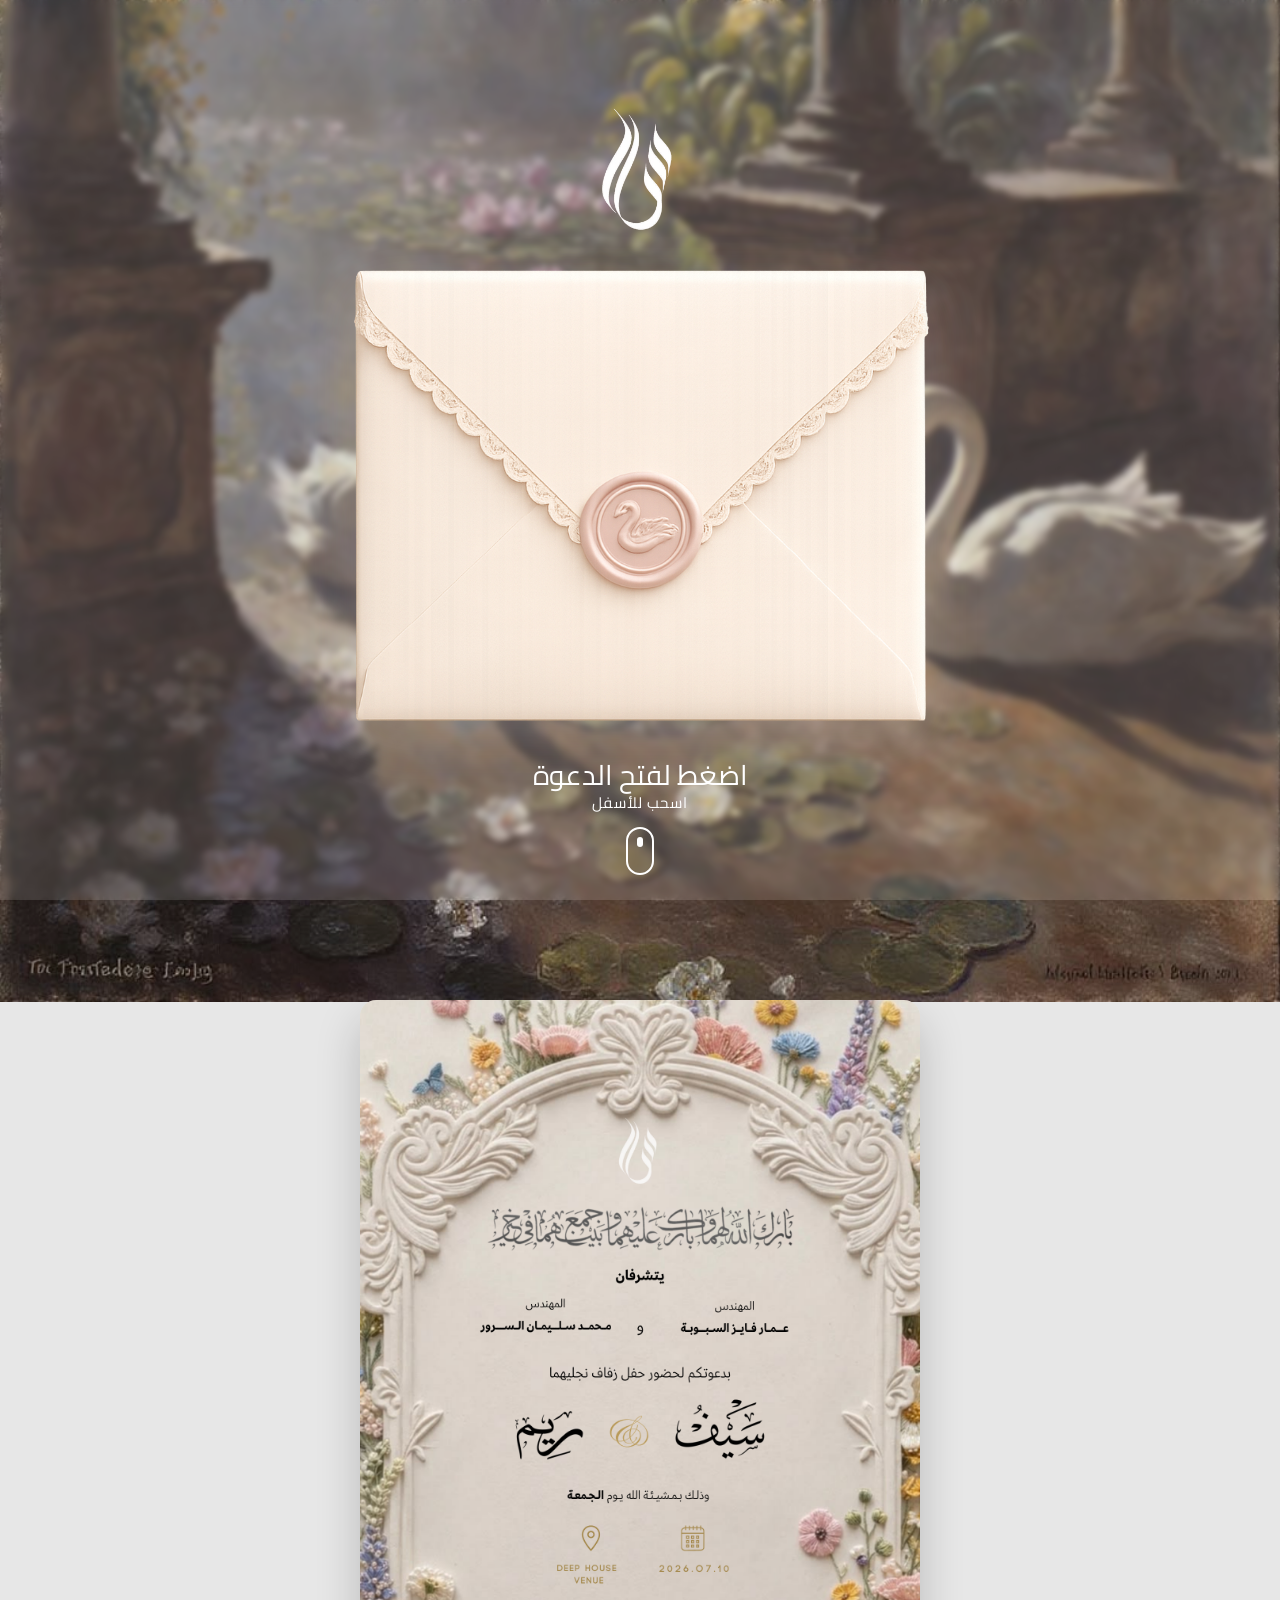
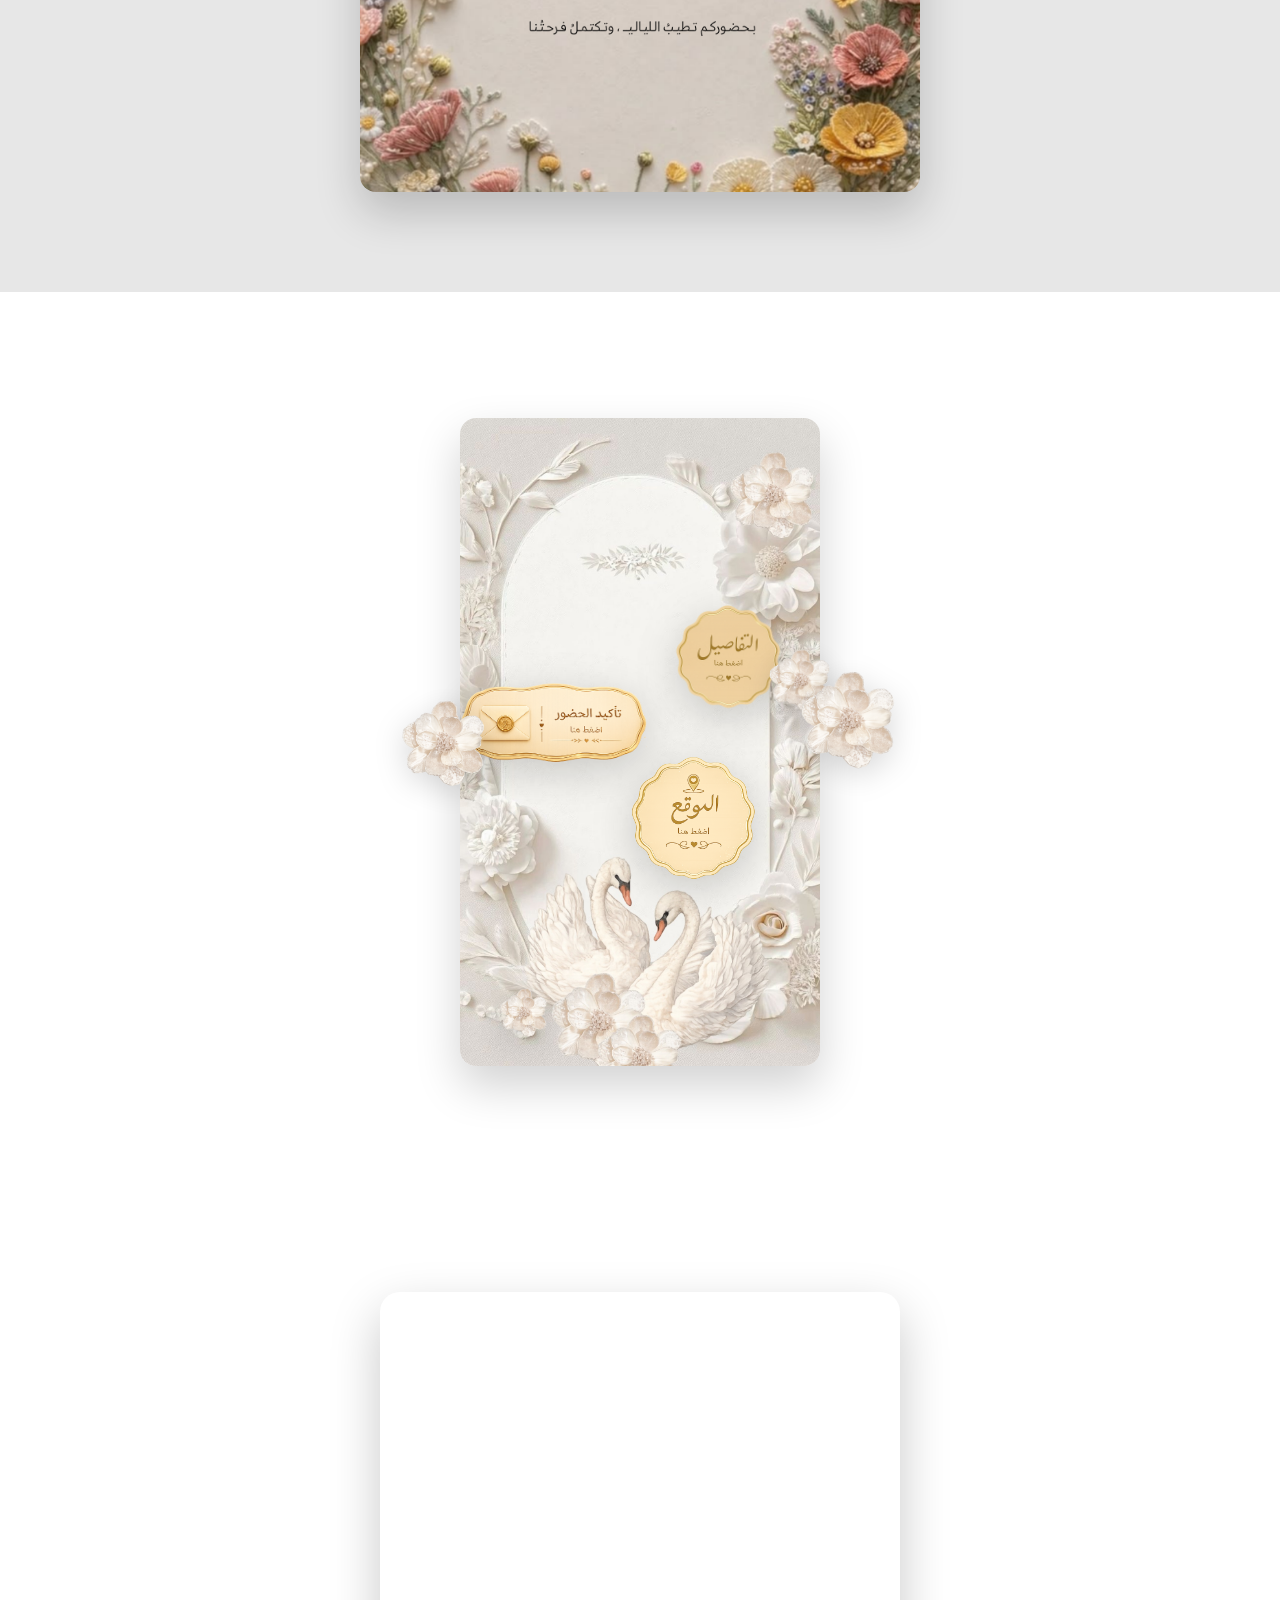
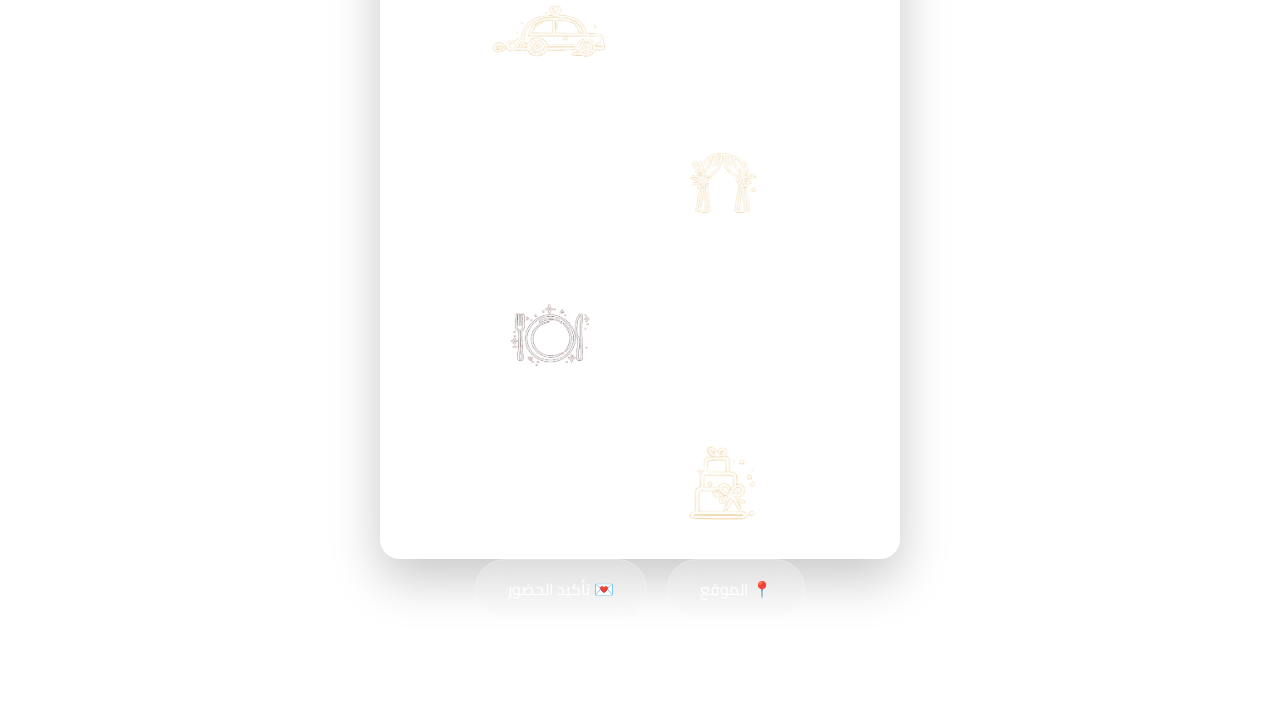
<file: index.html>
<!DOCTYPE html>
<html lang="ar" dir="rtl">

<head>
    <meta charset="UTF-8">
    <meta name="viewport" content="width=device-width, initial-scale=1.0">

    <title>دعوة الزفاف</title>

    <link rel="stylesheet" href="style.css">

    <!-- Google Font -->
    <link rel="preconnect" href="https://fonts.googleapis.com">
    <link rel="preconnect" href="https://fonts.gstatic.com" crossorigin>

    <link href="https://fonts.googleapis.com/css2?family=Cairo:wght@300;400;600&display=swap" rel="stylesheet">
</head>
<div class="petals"></div>
<body>

    <!-- الخلفية -->
    <div class="overlay"></div>

    <!-- ========================= -->
    <!-- السكشن الأول -->
    <!-- ========================= -->

    <section id="intro">

       <div class="container">

    <img src="assets/images/logo.png"
         class="main-logo"
         alt="Logo">

    <img src="assets/images/envelope-closed.png"
         id="envelope"
         class="envelope">

    <p class="open-text">
        اضغط لفتح الدعوة
    </p>

</div>

    </section>


    <!-- ========================= -->
    <!-- السكشن الثاني -->
    <!-- ========================= -->

  <section id="music-section">

    <img src="assets/images/flower.png"
         class="flower flower-left"
         alt="">

    <img src="assets/images/flower.png"
         class="flower flower-right"
         alt="">

    <div class="music-envelope">

        <!-- الظرف مع الكرت -->
        <img src="assets/images/envelope-card.png"
             class="music-envelope-img"
             alt="">

        <!-- السي دي -->
        <div class="cd-wrapper">

    <!-- صورة الموسيقى -->
    <img src="assets/images/music.png"
         class="music-icon"
         alt="">

    <!-- القرص -->
    <img src="assets/images/cd.png"
         id="cd"
         alt="">

    <!-- زر التشغيل -->
    <img src="assets/images/play.png"
         class="play-icon"
         alt="">

</div>
            <span class="cd-text">
                
            </span>

        </div>

    </div>

    <audio id="music">
        <source src="assets/audio/music.mp3" type="audio/mp3">
    </audio>

</section>

    <!-- ========================= -->
    <!-- السكشن الثالث -->
    <!-- ========================= -->

   <section id="card-section">

    <div class="card-container">

        <img
            src="assets/images/card.png"
            class="card-image"
            alt="Invitation Card">

    </div>

</section>


<section id="details-section">

    <div class="details-container">

        <!-- الكرت -->
        <img src="assets/images/details-card.jpeg"
             class="details-card"
             alt="">

        <!-- ستكر التفاصيل -->
        <a href="#wedding-details" class="details-link">

            <img src="assets/images/details.png"
                 class="details-sticker"
                 alt="">

        </a>

        <!-- ستكر تأكيد الحضور -->
        <a href="https://docs.google.com/forms/d/e/1FAIpQLScKyUX1yhwun6GuuKNPkGCBetxqHu31m4FZAYQsaZNFjkMWgA/viewform?usp=header"
           class="confirm-link"
           target="_blank">

            <img src="assets/images/confirm-sticker.png"
                 class="confirm-sticker"
                 alt="تأكيد الحضور">

        </a>

        <!-- ستكر الموقع -->
        <a href="https://maps.app.goo.gl/hajBgwSjTfjxA7Ft5"
           class="location-link"
           target="_blank">

            <img src="assets/images/location.png"
                 class="location-sticker"
                 alt="الموقع">

        </a>

        <!-- الزهور -->
        <img src="assets/images/flower.png" class="d-flower flower-1" alt="">
        <img src="assets/images/flower.png" class="d-flower flower-2" alt="">
        <img src="assets/images/flower.png" class="d-flower flower-3" alt="">
        <img src="assets/images/flower.png" class="d-flower flower-4" alt="">

    </div>

</section>
<!-- ========================= -->
<!-- سكشن التفاصيل -->
<!-- ========================= -->

<section id="wedding-details">

    <img src="assets/images/details-all-01.png"
         class="details-full-image"
         alt="تفاصيل الحفل">

    <div class="details-buttons">

        <a href="https://maps.app.goo.gl/hajBgwSjTfjxA7Ft5"
           target="_blank"
           class="details-btn">

            📍 الموقع

        </a>

        <a href="https://docs.google.com/forms/d/e/1FAIpQLScKyUX1yhwun6GuuKNPkGCBetxqHu31m4FZAYQsaZNFjkMWgA/viewform?usp=header"
           target="_blank"
           class="details-btn">

            💌 تأكيد الحضور

        </a>

    </div>

</section>
<div class="scroll-down">

    <span>اسحب للأسفل</span>

    <div class="mouse">
        <div class="wheel"></div>
    </div>

</div>
<script src="script.js"></script>


</body>
</html>
</file>
<file: style.css>
/*==================================================
GENERAL
==================================================*/

*{
    margin:0;
    padding:0;
    box-sizing:border-box;
}

html{

    scroll-behavior:smooth;

}

body{

    font-family:"Cairo",sans-serif;

    margin:0;
    padding:0;

    overflow-x:hidden;

    color:white;

    background:url("assets/images/background.jpeg") center center / cover no-repeat fixed;

}

/*==================================================
BACKGROUND
==================================================*/

.overlay{

    position:fixed;

    inset:0;

    background:rgba(255,255,255,.12);

    backdrop-filter:blur(3px);

    z-index:-1;

}



/*==================================================
/*==================================================
COMMON
==================================================*/

section{

    min-height:100vh;

    display:flex;

    justify-content:center;

    align-items:center;

    position:relative;

    padding:60px 20px;

    background:transparent;

}

/*==================================================
INTRO
==================================================*/

#intro{

    text-align:center;

}

.container{

    display:flex;

    flex-direction:column;

    align-items:center;

    gap:8px;

}

.main-logo{

    width:110px;

    margin-bottom:5px;

    animation:float 3s ease-in-out infinite;

}

.envelope{

    width:min(620px,90vw);

    cursor:pointer;

    filter:drop-shadow(0 18px 30px rgba(255,255,255,.18));

    animation:float 3s ease-in-out infinite;

}

.open-text{

    margin-top:-10px;

    font-size:28px;

    color:white;

    animation:glow 2s infinite;

}

/*==================================================
MUSIC SECTION
==================================================*/

#music-section{

    display:none;

}

#music-section.show{

    display:flex;

}

.music-envelope{

    position:relative;

    width:min(500px,90vw);

    margin-top:30px;

}

.music-envelope-img{

    width:100%;

    display:block;

    filter:drop-shadow(0 18px 35px rgba(0,0,0,.18));

    animation:float 3s ease-in-out infinite;

}

/* CD */

.cd-wrapper{

    position:absolute;

    top:90px;

    right:60px;

    width:110px;

    height:110px;

    z-index:5;

}

#cd{

    width:100%;

    cursor:pointer;

    transition:.3s;

}

#cd:hover{

    transform:scale(1.05);

}

.play-icon{

    position:absolute;

    width:34px;

    left:50%;

    top:50%;

    transform:translate(-50%,-50%);

    pointer-events:none;

}

/* Logo Music */

.music-icon{

    position:absolute;

    width:75px;

    top:18px;

    left:78px;

    z-index:10;

    pointer-events:none;

    animation:musicFloat 2.5s ease-in-out infinite;

}

/* Flowers */

.flower{

    position:absolute;

    width:100px;

    opacity:.88;

}

.flower-left{

    top:25px;

    left:30px;

}

.flower-right{

    bottom:25px;

    right:30px;

    transform:rotate(180deg);

}

/*==================================================
ANIMATIONS
==================================================*/

@keyframes float{

    0%{

        transform:translateY(0);

    }

    50%{

        transform:translateY(-10px);

    }

    100%{

        transform:translateY(0);

    }

}

@keyframes glow{

    0%,100%{

        opacity:1;

    }

    50%{

        opacity:.45;

    }

}

.spin{

    animation:spin 3s linear infinite;

}

@keyframes spin{

    from{

        transform:rotate(0deg);

    }

    to{

        transform:rotate(360deg);

    }

}
/*==================================================
CARD SECTION
==================================================*/

#card-section{

    display:flex;

    justify-content:center;

    align-items:center;

    padding:100px 20px;

}

.card-container{

    width:100%;

    display:flex;

    justify-content:center;

    align-items:center;

}

.card-image{

    width:min(560px,92vw);

    border-radius:16px;

    box-shadow:0 20px 45px rgba(0,0,0,.20);

    opacity:0;

    transform:translateY(70px);

    transition:1s ease;

}

.card-image.show{

    opacity:1;

    transform:translateY(0);

}

.card-image:hover{

    transform:translateY(0) scale(1.02);

}


/*==================================================
CARD & COUNTDOWN BACKGROUND
==================================================*/

#card-section,
#countdown-section{

    position:relative;


}

#card-section::before,
#countdown-section::before{

    content:"";

    position:absolute;

    inset:0;

    background:rgba(20,20,20,.10);

    pointer-events:none;

}

#card-section>*,
#countdown-section>*{

    position:relative;

    z-index:2;

}


/*==================================================
COUNTDOWN
==================================================*/

#countdown-section{
   

    text-align:center;

    padding:80px 20px;

}

.countdown-wrapper{

    width:100%;

}

.count-title{

    font-size:clamp(28px,4vw,42px);

    color:white;

    font-weight:400;

    margin-bottom:55px;

    letter-spacing:2px;

}

.countdown{

    display:flex;

    justify-content:center;

    align-items:center;

    flex-wrap:wrap;

    gap:18px;

    direction:ltr;

}

.time-box{

    min-width:95px;

    text-align:center;

}

.time-box span{

    display:block;

    font-size:clamp(42px,7vw,72px);

    font-weight:700;

    color:white;

    text-shadow:0 5px 15px rgba(0,0,0,.25);

}

.time-box small{

    display:block;

    margin-top:10px;

    color:white;

    font-size:17px;

}

.separator{

    font-size:45px;

    color:white;

    margin-top:-20px;

}


/*==================================================
RESPONSIVE
==================================================*/

@media(max-width:768px){

.card-image{

    width:95vw;

}

.count-title{

    font-size:28px;

}

.countdown{

    gap:12px;

}

.time-box{

    min-width:60px;

}

.time-box span{

    font-size:35px;

}

.time-box small{

    font-size:14px;

}

.separator{

    font-size:30px;

    margin-top:-10px;

}

}
/*==================================================
LAST CARD SECTION
==================================================*/

#details-section{
   

    display:flex;

    justify-content:center;

    align-items:center;

    padding:100px 20px;

}

.details-container{

    position:relative;

    width:min(360px,92vw);

}

.details-card{

    width:100%;

    display:block;

    border-radius:16px;

    box-shadow:0 20px 45px rgba(0,0,0,.18);

}


/*==================================================
DETAILS STICKER
==================================================*/

.details-link{

    position:absolute;

    top:28%;

    right:8%;

}

.details-sticker{

    width:38%;

    display:block;

    transition:.35s;

    filter:drop-shadow(0 10px 20px rgba(0,0,0,.18));

}

.details-link:hover .details-sticker{

    transform:rotate(8deg) scale(1.08);

}


/*==================================================
CONFIRM STICKER
==================================================*/

.confirm-link{

    position:absolute;

    top:39%;
    right:48%;

}

.confirm-sticker{

    width:clamp(140px, 30vw, 190px);

    display:block;

    transition:.35s ease;

    filter:drop-shadow(0 10px 20px rgba(0,0,0,.18));

}

.confirm-link:hover .confirm-sticker{

    transform:rotate(-6deg) scale(1.08);

    filter:drop-shadow(0 14px 28px rgba(0,0,0,.25));

}

/*==================================================
LOCATION STICKER
==================================================*/

.location-link{

    position:absolute;

    top:51%;
    right:15%;

}

.location-sticker{

    width:clamp(110px, 28vw, 145px);

    display:block;

    transition:.35s ease;

    filter:drop-shadow(0 10px 20px rgba(0,0,0,.18));

}

.location-link:hover .location-sticker{

    transform:scale(1.08);

    filter:drop-shadow(0 14px 28px rgba(0,0,0,.25));

}


/*==================================================
FLOWERS
==================================================*/

.d-flower{

    position:absolute;

    pointer-events:none;

    filter:drop-shadow(0 8px 15px rgba(0,0,0,.15));

}

.flower-1{

    width:110px;

    top:33%;

    right:-10%;

}

.flower-2{

    width:170px;

    top:35%;

    right:-32%;

}

.flower-3{

    width:150px;

    top:40%;

    left:-25%;

}

.flower-4{

    width:85px;

    top:86%;

    left:6%;

}


/*==================================================
wedding-details
==================================================*/
#wedding-details{

    min-height:100vh;

    display:flex;

    flex-direction:column;

    justify-content:center;

    align-items:center;

    padding:100px 20px;

}

.details-full-image{

    width:min(520px,95vw);

    display:block;

    border-radius:18px;

    box-shadow:0 20px 45px rgba(0,0,0,.18);

    animation:fadeUp 1s ease;

}


/*==================================================
ANIMATION
==================================================*/

@keyframes fadeUp{

    from{

        opacity:0;

        transform:translateY(40px);

    }

    to{

        opacity:1;

        transform:translateY(0);

    }

}


/*==================================================
MOBILE
==================================================*/

@media(max-width:768px){

.details-container{

    width:95vw;

}

.details-sticker{

    width:46%;

}

.confirm-sticker{

    width:88%;

}

.location-sticker{

    width:48%;

}

.flower-1{

    width:85px;

}

.flower-2{

    width:120px;

}

.flower-3{

    width:110px;

}

.flower-4{

    width:65px;

}

.details-full-image{

    width:96vw;

}

}
/*==================================================
LOCATION PAGE
==================================================*/

#location{

    min-height:100vh;

    display:flex;

    justify-content:center;

    align-items:center;

    padding:80px 20px;

}

.location-container{

    width:min(700px,95vw);

    text-align:center;

}

.location-image{

    width:min(430px,100%);

    border-radius:22px;

    box-shadow:0 18px 35px rgba(0,0,0,.18);

    margin-bottom:25px;

}

.location-name{

    color:#ffffff;

    font-size:clamp(24px,4vw,34px);

    margin-bottom:12px;

    font-weight:700;

}

.location-address{

    color:#F4E6C8;

    font-size:clamp(18px,3vw,22px);

    margin-bottom:35px;

}

.location-btn{

    display:inline-block;

    text-decoration:none;

    background:#C89E4F;

    color:white;

    padding:15px 40px;

    border-radius:40px;

    font-size:20px;

    transition:.35s;

}

.location-btn:hover{

    background:#B48735;

    transform:translateY(-4px);

}


/*==================================================
BUTTONS
==================================================*/

.back-btn,
.next-btn{

    display:inline-flex;

    justify-content:center;

    align-items:center;

    padding:14px 32px;

    border-radius:40px;

    background:#C89E4F;

    color:white;

    text-decoration:none;

    font-size:20px;

    transition:.3s;

}

.back-btn{

    position:fixed;

    top:25px;

    left:25px;

    z-index:999;

}

.back-btn:hover,
.next-btn:hover{

    background:#B48735;

    transform:translateY(-3px);

}

.details-footer{

    margin-top:60px;

    display:flex;

    justify-content:center;

}


/*==================================================
GENERAL HOVER
==================================================*/

img{

    user-select:none;

    -webkit-user-drag:none;

}

a{

    transition:.3s;

}

a:hover{

    opacity:.98;

}


/*==================================================
TABLET
==================================================*/

@media (max-width:992px){

.main-logo{

    width:95px;

}

.envelope{

    width:82vw;

}

.music-envelope{

    width:75vw;

}

.card-image{

    width:78vw;

}

.details-container{

    width:340px;

}

}


/*==================================================
MOBILE
==================================================*/

@media (max-width:768px){

section{

    padding:60px 15px;

}

.main-logo{

    width:85px;

}

.envelope{

    width:92vw;

}

.music-envelope{

    width:90vw;

}

.cd-wrapper{

    width:90px;

    height:90px;

}

.card-image{

    width:94vw;

}

.count-title{

    font-size:28px;

}

.details-container{

    width:94vw;

}

.details-full-image{

    width:95vw;

}

.location-image{

    width:100%;

}

.back-btn{

    left:15px;

    top:15px;

    font-size:17px;

    padding:12px 20px;

}

}


/*==================================================
SMALL PHONES
==================================================*/

@media (max-width:480px){

.open-text{

    font-size:20px;

}

.time-box span{

    font-size:34px;

}

.separator{

    font-size:26px;

}

.location-btn,
.next-btn,
.back-btn{

    font-size:16px;

    padding:12px 20px;

}

}
/*========================================
DETAILS PAGE
========================================*/

#details-page{

    min-height:100vh;

    display:flex;

    flex-direction:column;

    justify-content:center;

    align-items:center;

    padding:90px 20px 60px;

    position:relative;

}

/* صورة التفاصيل */

.details-full-image{

    width:min(460px,95vw);

    border-radius:22px;

    box-shadow:0 20px 45px rgba(0,0,0,.18);

}

/* زر الرجوع */

.back-glass{

    position:fixed;

    top:25px;

    left:25px;

    padding:12px 24px;

    border-radius:18px;

    text-decoration:none;

    color:white;

    font-size:18px;

    backdrop-filter:blur(18px);

    background:rgba(255,255,255,.12);

    border:1px solid rgba(255,255,255,.25);

    transition:.35s;

    z-index:999;

}

.back-glass:hover{

    background:rgba(255,255,255,.22);

    transform:translateY(-2px);

}

/* الأزرار */

.glass-buttons{

    display:flex;

    gap:18px;

    margin-top:30px;

    flex-wrap:wrap;

    justify-content:center;

}

.glass-btn{

    min-width:180px;

    text-align:center;

    padding:16px 26px;

    border-radius:18px;

    text-decoration:none;

    color:white;

    font-size:20px;

    backdrop-filter:blur(18px);

    background:rgba(255,255,255,.12);

    border:1px solid rgba(255,255,255,.25);

    transition:.35s;

}

.glass-btn:hover{

    background:rgba(255,255,255,.22);

    transform:translateY(-3px);

}
.flower{

    animation:flowerFloat 6s ease-in-out infinite;

}

@keyframes flowerFloat{

    0%{

        transform:translateY(0);

    }

    50%{

        transform:translateY(-10px);

    }

    100%{

        transform:translateY(0);

    }

}
/*==================================================
FALLING FLOWERS
==================================================*/

.petals{

    position:fixed;

    inset:0;

    pointer-events:none;

    overflow:hidden;

    z-index:999;

}

.petal{

    position:absolute;

    top:-60px;

    width:26px;

    animation:fall linear forwards;

}

@keyframes fall{

    0%{

        transform:
            translateY(-80px)
            rotate(0deg);

        opacity:0;

    }

    10%{

        opacity:1;

    }

    100%{

        transform:
            translateY(110vh)
            rotate(360deg);

        opacity:0;

    }

}
/*==================================================
DETAILS SECTION
==================================================*/

#details-section{

    min-height:100vh;

    display:flex;

    flex-direction:column;

    justify-content:center;

    align-items:center;

    gap:35px;

    padding:100px 20px;

}

.details-full-image{

    width:min(520px,95vw);

    border-radius:20px;

    box-shadow:0 20px 50px rgba(0,0,0,.22);

}

.details-buttons{

    display:flex;

    gap:20px;

    flex-wrap:wrap;

    justify-content:center;

}

.details-btn{

    text-decoration:none;

    color:white;

    background:rgba(255,255,255,.15);

    backdrop-filter:blur(15px);

    border:1px solid rgba(255,255,255,.25);

    padding:14px 32px;

    border-radius:40px;

    transition:.35s;

}

.details-btn:hover{

    transform:translateY(-4px);

    background:rgba(255,255,255,.28);

}
/*==================================
SCROLL DOWN
==================================*/

.scroll-down{

    position:fixed;

    bottom:25px;

    left:50%;

    transform:translateX(-50%);

    z-index:999;

    display:flex;

    flex-direction:column;

    align-items:center;

    color:#fff;

    font-size:15px;

    letter-spacing:1px;

    animation:fadeUp 2s infinite;

}

.scroll-down span{

    margin-bottom:10px;

    text-shadow:0 2px 10px rgba(0,0,0,.35);

}

.mouse{

    width:28px;

    height:48px;

    border:2px solid #fff;

    border-radius:30px;

    position:relative;

}

.wheel{

    width:6px;

    height:10px;

    background:#fff;

    border-radius:50px;

    position:absolute;

    left:50%;

    transform:translateX(-50%);

    top:8px;

    animation:scrollWheel 1.5s infinite;

}

@keyframes scrollWheel{

    0%{

        opacity:1;

        top:8px;

    }

    100%{

        opacity:0;

        top:25px;

    }

}

@keyframes fadeUp{

    0%,100%{

        transform:translate(-50%,0);

    }

    50%{

        transform:translate(-50%,-8px);

    }

}
</file>
